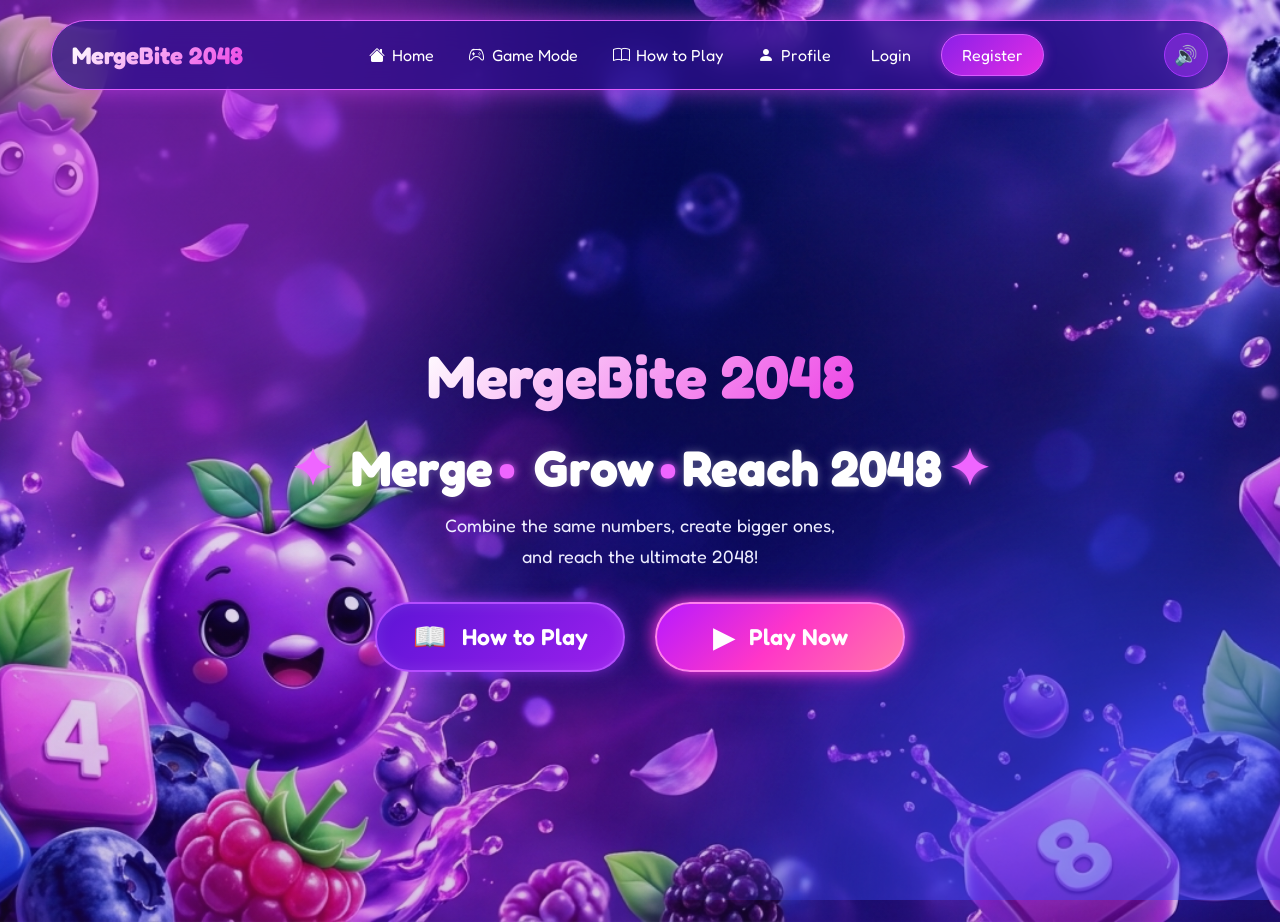
<file: index.html>
<!DOCTYPE html>
<html lang="en">
<head>
    <meta charset="UTF-8">
    <meta name="viewport" content="width=device-width, initial-scale=1.0">
    <link rel="preconnect" href="https://fonts.googleapis.com">
    <link rel="preconnect" href="https://fonts.gstatic.com" crossorigin>
    <link href="https://fonts.googleapis.com/css2?family=Fredoka:wght@400;500;600;700&display=swap" rel="stylesheet">
     <link rel="stylesheet" href="https://cdn.jsdelivr.net/npm/bootstrap-icons@1.13.1/font/bootstrap-icons.min.css">
    <link  rel="stylesheet" href="css/home.css" >
    <title>MergeBite 2048</title>
    <link rel="stylesheet" href="css/common.css">
</head>
<body>
    <header class="navbar">
       <div class="logo">
        <h2 class="title-logo"><span>MergeBite 2048</span> </h2>
    </div>

    <nav class="nav">

        <a href="index.html" class="nav-link ">
            
              <i class="bi bi-house-fill"></i>Home
        </a>

        <a href="mode.html" class="nav-link">
            
            <i class="bi bi-controller"></i> Game Mode
        </a>

        <a href="How_to_play.html" class="nav-link">
           
           <i class="bi bi-book"></i> How to Play
        </a>

        <a href="#" class="nav-link">
            <i class="bi bi-person-fill"></i> Profile
        </a>

        <a href="login_.html" class="nav-link login-link">
            Login
        </a>

        <a href="register.html" class="register-btn">
            Register
        </a>

    </nav>


   
    <div class="header-buttons">

        <button class="icon-btn" id="soundBtn">
            🔊
        </button>

    </div>
    </header>
    <main class="home">
        <section class="hero">
            <div class="hero-logo">
            <h2 class="logo-text"> <span>MergeBite 2048</span></h2>
            </div>
            <h2 class="hero-tittle"><span>✦</span> Merge<span>•</span> Grow<span>•</span>Reach 2048<span>✦</span></h2>
            <p class="description">
                Combine the same numbers, create bigger ones,
                <br>
                and reach the ultimate 2048!
            </p>
             <div class="hero-buttons">

                <a href="How_to_play.html" class="main-btn secondary-btn">
                    <span class="btn-icon">📖</span>
                    How to Play
                </a>

                <a href="mode.html" class="main-btn primary-btn">
                    <span class="btn-icon">▶</span>
                    Play Now
                </a>

            </div>

        </section>
    </main>
    
    <script src="js/common.js"></script>
</body>
</html>
</file>
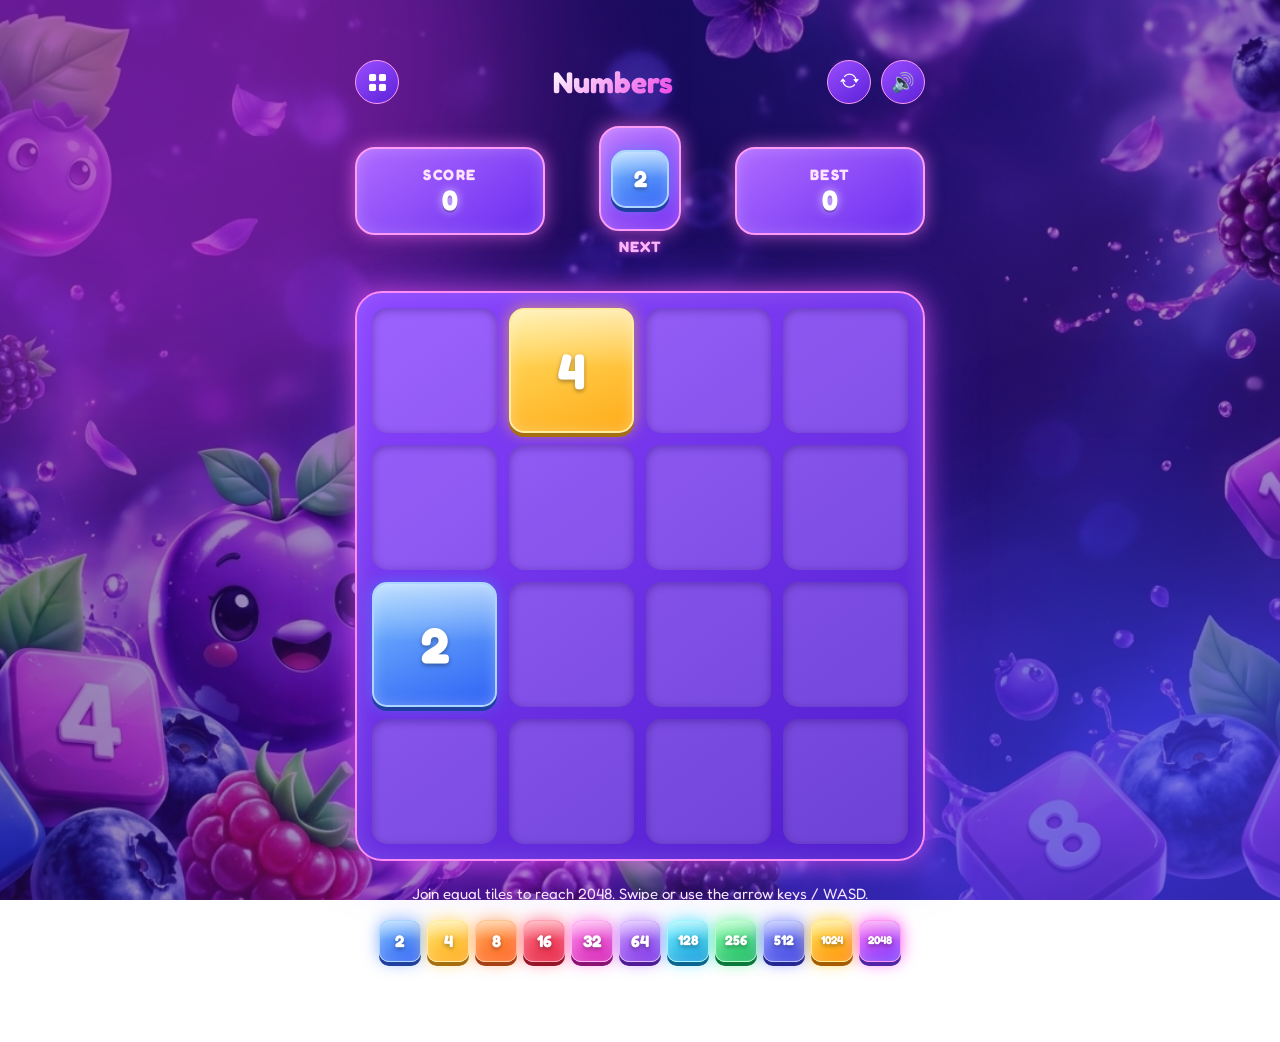
<file: game.html>
<!DOCTYPE html>
<html lang="en">

<head>
    <meta charset="UTF-8">
    <meta name="viewport" content="width=device-width, initial-scale=1.0">
    <title>MergeBite 2048 - Game</title>

    <link rel="preconnect" href="https://fonts.googleapis.com">
    <link rel="preconnect" href="https://fonts.gstatic.com" crossorigin>
    <link href="https://fonts.googleapis.com/css2?family=Fredoka:wght@400;500;600;700&display=swap" rel="stylesheet">
    <link rel="stylesheet" href="https://cdn.jsdelivr.net/npm/bootstrap-icons@1.13.1/font/bootstrap-icons.min.css">
    <link rel="stylesheet" href="css/game.css">
    <link rel="stylesheet" href="css/common.css">
</head>


<body>

    <main class="game-page">

        <div class="game-container">

            <nav class="game-topbar">
                <a href="mode.html" class="top-btn" title="Change mode" aria-label="Change mode">
                    <i class="bi bi-grid-fill"></i>
                </a>

                <h1 class="mode-title" id="modeTitle">Numbers</h1>

                <div class="top-actions">
                    <button type="button" class="top-btn" id="restartBtn" title="New game" aria-label="New game">
                        <i class="bi bi-arrow-repeat"></i>
                    </button>
                    <button type="button" class="top-btn" id="soundBtn">🔊</button>
                </div>
            </nav>

            <section class="game-header">

                <div class="score-card">
                    <span class="score-title">SCORE</span>
                    <span class="score-number" id="score">0</span>
                </div>

                <div class="next-wrapper">
                    <div class="next-card">
                        <div class="next-tile" id="nextTile"></div>
                    </div>
                    <span class="next-label">NEXT</span>
                </div>

                <div class="score-card">
                    <span class="score-title">BEST</span>
                    <span class="score-number" id="best">0</span>
                </div>

            </section>

            <!-- cells + tiles are generated by js/game.js -->
            <section class="game-board" id="board">
                <div class="tile-layer" id="tileLayer"></div>
            </section>

            <p class="game-goal" id="goal"></p>
            <div class="chain" id="chain" aria-label="Merge order"></div>

        </div>

    </main>

    <script src="js/common.js"></script>
    <script src="js/game.js"></script>
</body>

</html>
</file>
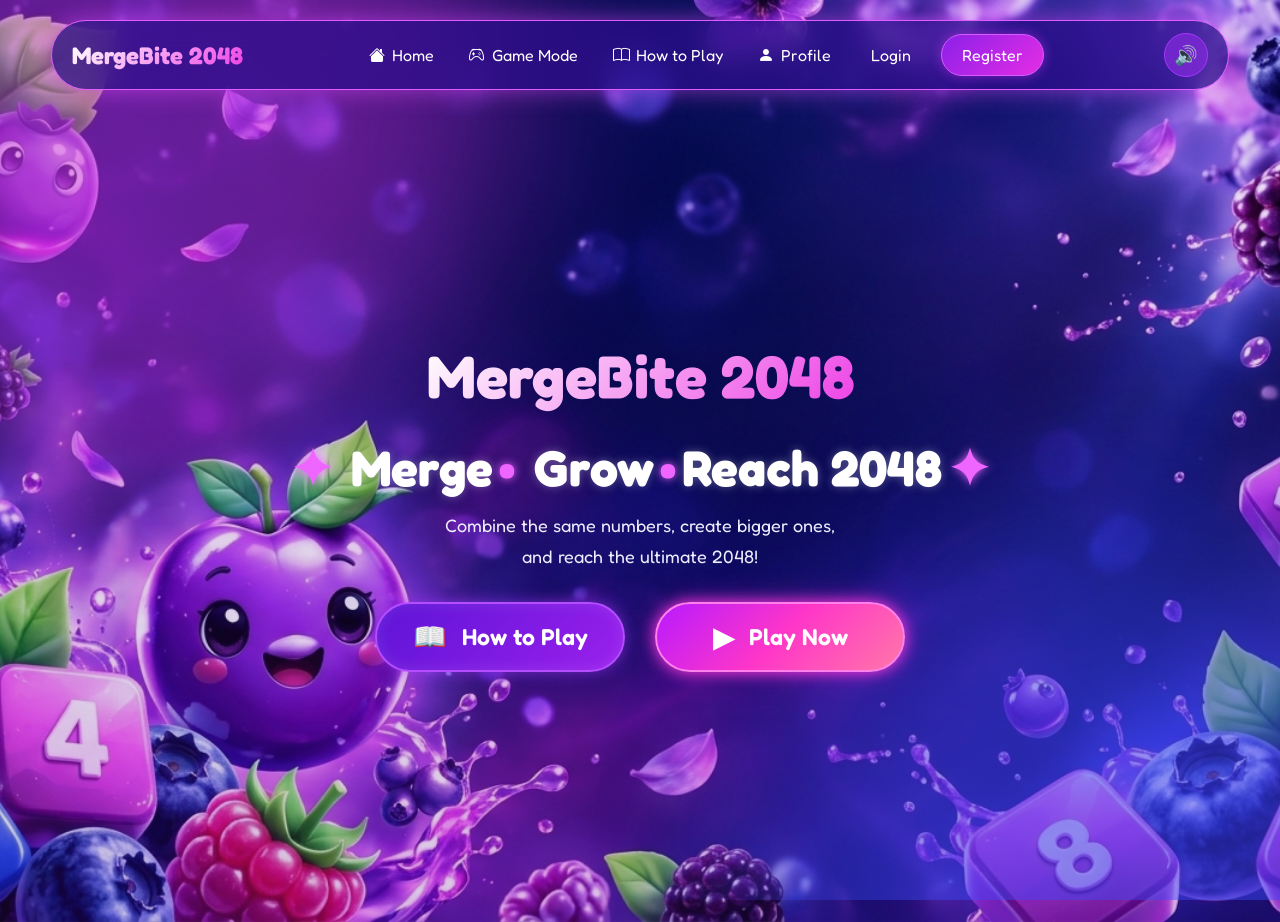
<file: Home.html>
<!DOCTYPE html>
<html lang="en">
<head>
    <meta charset="UTF-8">
    <meta name="viewport" content="width=device-width, initial-scale=1.0">
    <link rel="preconnect" href="https://fonts.googleapis.com">
    <link rel="preconnect" href="https://fonts.gstatic.com" crossorigin>
    <link href="https://fonts.googleapis.com/css2?family=Fredoka:wght@400;500;600;700&display=swap" rel="stylesheet">
     <link rel="stylesheet" href="https://cdn.jsdelivr.net/npm/bootstrap-icons@1.13.1/font/bootstrap-icons.min.css">
    <link  rel="stylesheet" href="css/home.css" >
    <title>MergeBite 2048</title>
    <link rel="stylesheet" href="css/common.css">
</head>
<body>
    <header class="navbar">
       <div class="logo">
        <h2 class="title-logo"><span>MergeBite 2048</span> </h2>
    </div>

    <nav class="nav">

        <a href="Home.html" class="nav-link ">
            
              <i class="bi bi-house-fill"></i>Home
        </a>

        <a href="mode.html" class="nav-link">
            
            <i class="bi bi-controller"></i> Game Mode
        </a>

        <a href="How_to_play.html" class="nav-link">
           
           <i class="bi bi-book"></i> How to Play
        </a>

        <a href="#" class="nav-link">
            <i class="bi bi-person-fill"></i> Profile
        </a>

        <a href="login_.html" class="nav-link login-link">
            Login
        </a>

        <a href="register.html" class="register-btn">
            Register
        </a>

    </nav>


   
    <div class="header-buttons">

        <button class="icon-btn" id="soundBtn">
            🔊
        </button>

    </div>
    </header>
    <main class="home">
        <section class="hero">
            <div class="hero-logo">
            <h2 class="logo-text"> <span>MergeBite 2048</span></h2>
            </div>
            <h2 class="hero-tittle"><span>✦</span> Merge<span>•</span> Grow<span>•</span>Reach 2048<span>✦</span></h2>
            <p class="description">
                Combine the same numbers, create bigger ones,
                <br>
                and reach the ultimate 2048!
            </p>
             <div class="hero-buttons">

                <a href="How_to_play.html" class="main-btn secondary-btn">
                    <span class="btn-icon">📖</span>
                    How to Play
                </a>

                <a href="mode.html" class="main-btn primary-btn">
                    <span class="btn-icon">▶</span>
                    Play Now
                </a>

            </div>

        </section>
    </main>
    
    <script src="js/common.js"></script>
</body>
</html>
</file>
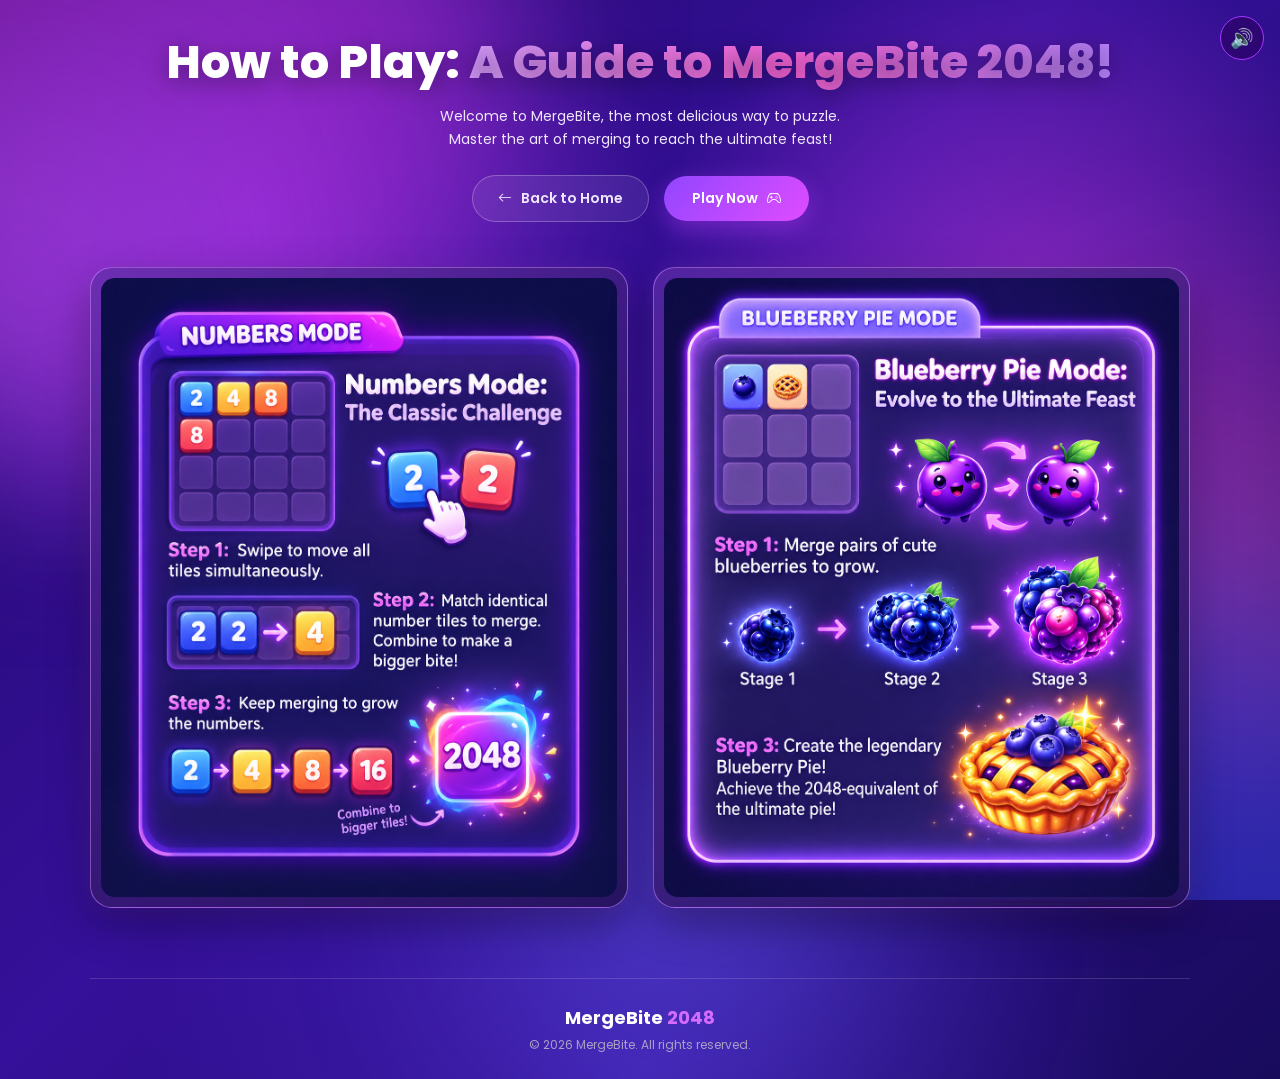
<file: How_to_play.html>
<!DOCTYPE html>
<html lang="en">
<head>
    <meta charset="UTF-8">
    <meta name="viewport" content="width=device-width, initial-scale=1.0">
    <title>How to Play - MergeBite 2048</title>
    <link rel="stylesheet"
        href="https://cdn.jsdelivr.net/npm/bootstrap-icons@1.11.3/font/bootstrap-icons.min.css">
    <link rel="preconnect" href="https://fonts.googleapis.com">
    <link rel="preconnect" href="https://fonts.gstatic.com" crossorigin>

    <link href="https://fonts.googleapis.com/css2?family=Poppins:wght@400;500;600;700;800&display=swap"
        rel="stylesheet">
        <link rel="stylesheet" href="css/How_to_play.css">
    <link rel="stylesheet" href="css/common.css">
</head>
<body>
    <div class="background-glow glow-1"></div>
    <div class="background-glow glow-2"></div>
    <div class="background-glow glow-3"></div>
    <main class="how-to-play-container">
        <section class="intro-section">

            <h1>
                How to Play:
                <span>A Guide to MergeBite 2048!</span>
            </h1>

            <p>
                Welcome to MergeBite, the most delicious way to puzzle.
            </p>

            <p>
                Master the art of merging to reach the ultimate feast!
            </p>

        </section>
         <div class="action-buttons">

           

            <a href="index.html" class="btn-game btn-back">

                <i class="bi bi-arrow-left"></i>

                <span>Back to Home</span>

            </a>


           

            <a href="mode.html" class="btn-game btn-play">

                <span>Play Now</span>

                <i class="bi bi-controller"></i>

            </a>

        </div>
         <section class="game-modes">


            <div class="mode-card">

                <div class="mode-image-wrapper">

                    <img
                        src="images/number_card.png"
                        alt="Numbers Mode"
                        class="mode-image">

                </div>

            </div>


           

            <div class="mode-card">

                <div class="mode-image-wrapper">

                    <img
                        src="images/pie_card.png"
                        alt="Blueberry Pie Mode"
                        class="mode-image">

                </div>

            </div>

        </section>



    </main>
     <footer>

        <div class="footer-logo">
            MergeBite <span>2048</span>
        </div>

        <p>
            © 2026 MergeBite. All rights reserved.
        </p>

    </footer>
    
    <script src="js/common.js"></script>
</body>
</html>
</file>
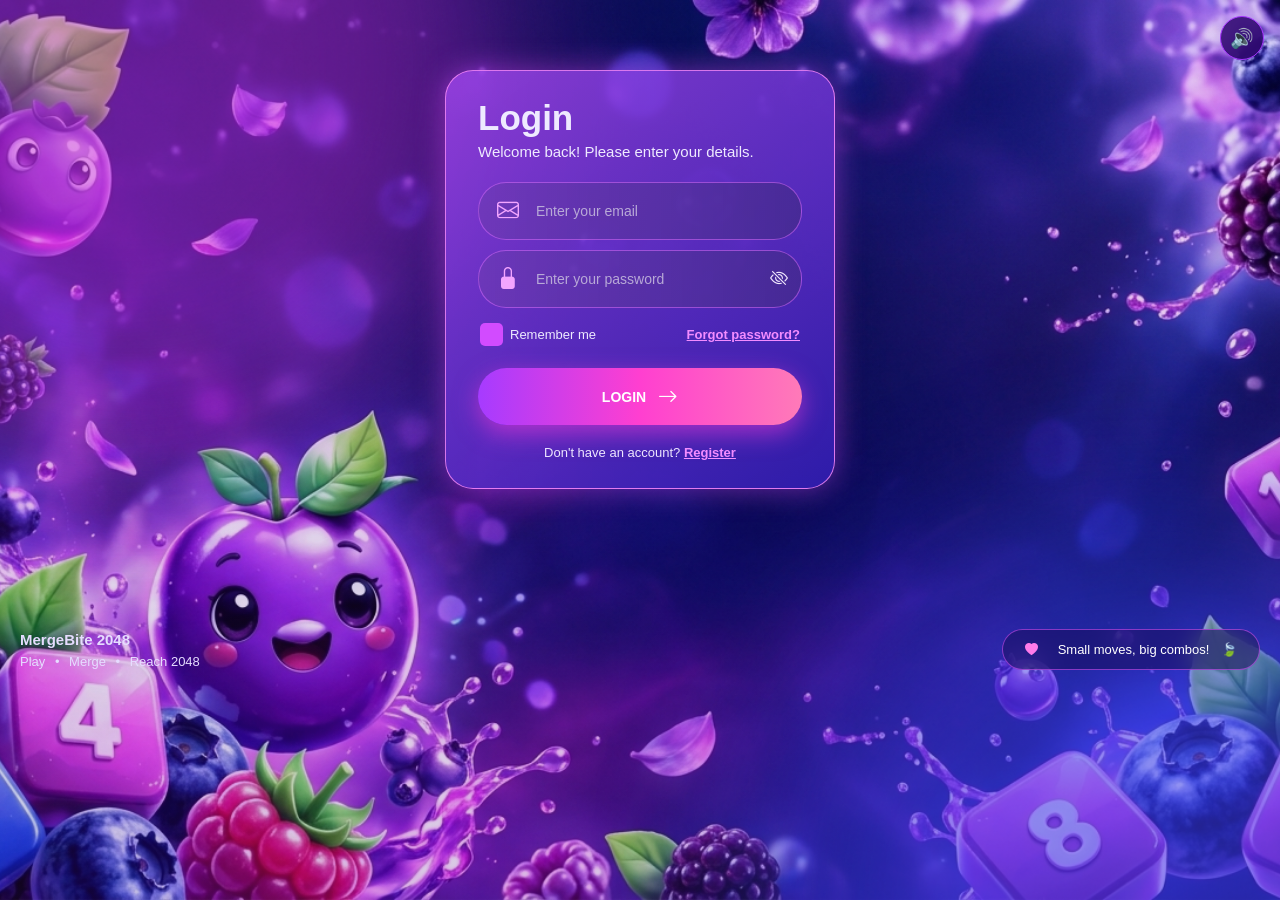
<file: login_.html>
<!DOCTYPE html>
<html lang="en">
<head>
    <meta charset="UTF-8">
    <meta name="viewport" content="width=device-width, initial-scale=1.0">
    <title>MergeBite 2048</title>
     <link rel="stylesheet"
          href="https://cdn.jsdelivr.net/npm/bootstrap-icons@1.11.3/font/bootstrap-icons.min.css">

    <link rel="stylesheet" href="css/style.css">
    <link rel="stylesheet" href="css/common.css">
</head>
<body>
    <div class="login-page">
        <div class="login-container">
            
        <div class="login-card">
            <div class="card-title">
                <h2>Login</h2>
                <p>Welcome back! Please enter your details.</p>
            </div>

             <form id="loginForm">
            <div class="input-group">
                <div class="input-icon">
                        <i class="bi bi-envelope"></i>
                    </div>
                    <div class="input-content">

                        <input type="email"id="loginEmail" placeholder="Enter your email"  required   >
                    </div>
                    </div>

                    <div class="input-group">

                    <div class="input-icon">
                        <i class="bi bi-lock-fill"></i>
                    </div>

                    <div class="input-content">
                    
                        <input type="password"  id="loginPassword" placeholder="Enter your password" required>
                    
                    </div>
                    <button type="button" class="password-toggle" >
                        <i class="bi bi-eye-slash"></i>
                    </button>
                    </div>

                    <div class="form-options">

                    <label class="remember-me">

                        <input type="checkbox">

                        <span class="custom-checkbox">
                            <i class="bi bi-check"></i>
                        </span>

                        <span>Remember me</span>

                    </label>

                    <a href="#" class="forgot-password">
                        Forgot password?
                    </a>

                </div>

                <button type="submit" class="main-btn">
                    LOGIN
                    <i class="bi bi-arrow-right"></i>
                </button>
            </form>

            <div class="bottom-text">
               <span> Don't have an account?</span>

                <a href="register.html">
                    Register
                </a>
            </div>

            </div>
            <div class="footer">

            <div>
                <strong>MergeBite 2048</strong>

                <p>
                    Play
                    <span>•</span>
                    Merge
                    <span>•</span>
                    Reach 2048
                </p>
            </div>

            <div class="footer-message">
                <i class="bi bi-heart-fill"></i>
               <span>Small moves, big combos!</span> 
                <span>🍃</span>
            </div>

        </div>

        
        </div>
        </div>  
     

    
    <script src="js/common.js"></script>
    <script src="js/auth.js"></script>
</body>
</html>
</file>
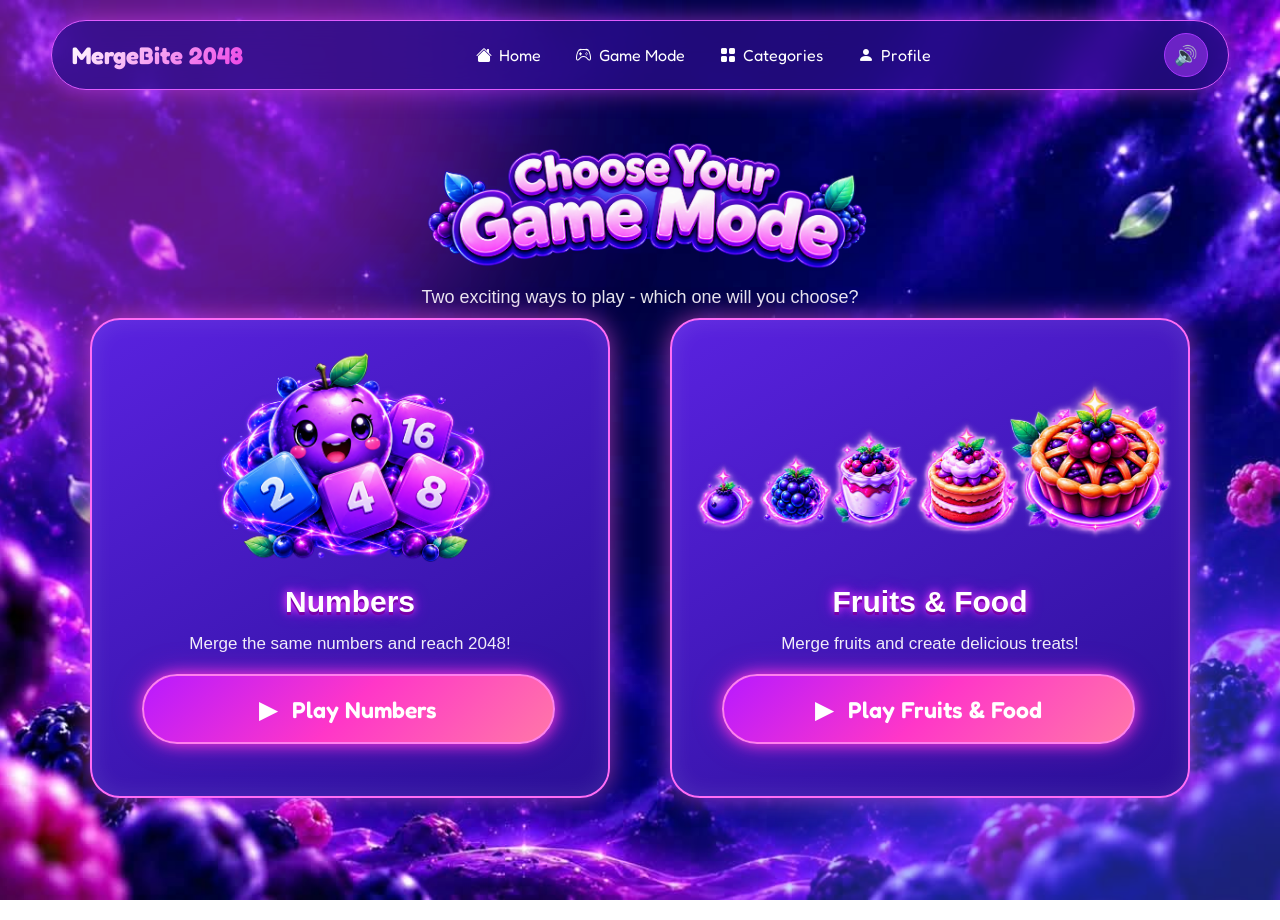
<file: mode.html>
<!DOCTYPE html>
<html lang="en">
<head>
    <meta charset="UTF-8">    
    <link rel="stylesheet" href="css/mode.css">

    <meta name="viewport" content="width=device-width, initial-scale=1.0">
    <link rel="preconnect" href="https://fonts.googleapis.com">
    <link rel="preconnect" href="https://fonts.gstatic.com" crossorigin>
    <link href="https://fonts.googleapis.com/css2?family=Fredoka:wght@400;500;600;700&display=swap" rel="stylesheet">
    <link rel="stylesheet" href="https://cdn.jsdelivr.net/npm/bootstrap-icons@1.13.1/font/bootstrap-icons.min.css">
    <title>Game Mode - MergeBite 2048</title>
    <link rel="stylesheet" href="css/common.css">
</head>
<body>
    <header class="navbar">
       <div class="logo">
            <h2 class="title-logo"><span>MergeBite 2048</span> </h2>
        </div>

    <nav class="nav">

        <a href="index.html" class="nav-link ">
            
              <i class="bi bi-house-fill"></i>Home
        </a>

        <a href="mode.html" class="nav-link">
            
            <i class="bi bi-controller"></i> Game Mode
        </a>

        <a href="#" class="nav-link">
           
           <i class="bi bi-grid-fill"></i> Categories
        </a>

        <a href="#" class="nav-link">
            <i class="bi bi-person-fill"></i> Profile
        </a>




    </nav>


   
    <div class="header-buttons">

        <button class="icon-btn" id="soundBtn">
            🔊
        </button>

    </div>
    </header>

    <div class="choose-game-mode ">
        <img src="images/name.png" alt="">
        <p>Two exciting ways to play - which one will you choose?</p>
    </div>
    <div class="cards">
        <div class="card1">
            <img src="images/png.png" alt="">       
            <h2>Numbers</h2>

            <p>Merge the same numbers and reach 2048!</p>

                <a href="game.html?mode=numbers" class="main-btn">
                    <span class="btn-icon">▶</span>
                    Play Numbers
                </a>        
        </div>
 
 
        <div class="card2">
            <img src="images/cake2.png" alt="">           
            <h2>Fruits & Food</h2>

            <p>Merge fruits and create delicious treats!</p>

                <a href="game.html?mode=fruits" class="main-btn">
                    <span class="btn-icon">▶</span>
                    Play Fruits & Food
                </a>

        </div>
    </div>
    <script src="js/common.js"></script>
</body>
</html>
</file>
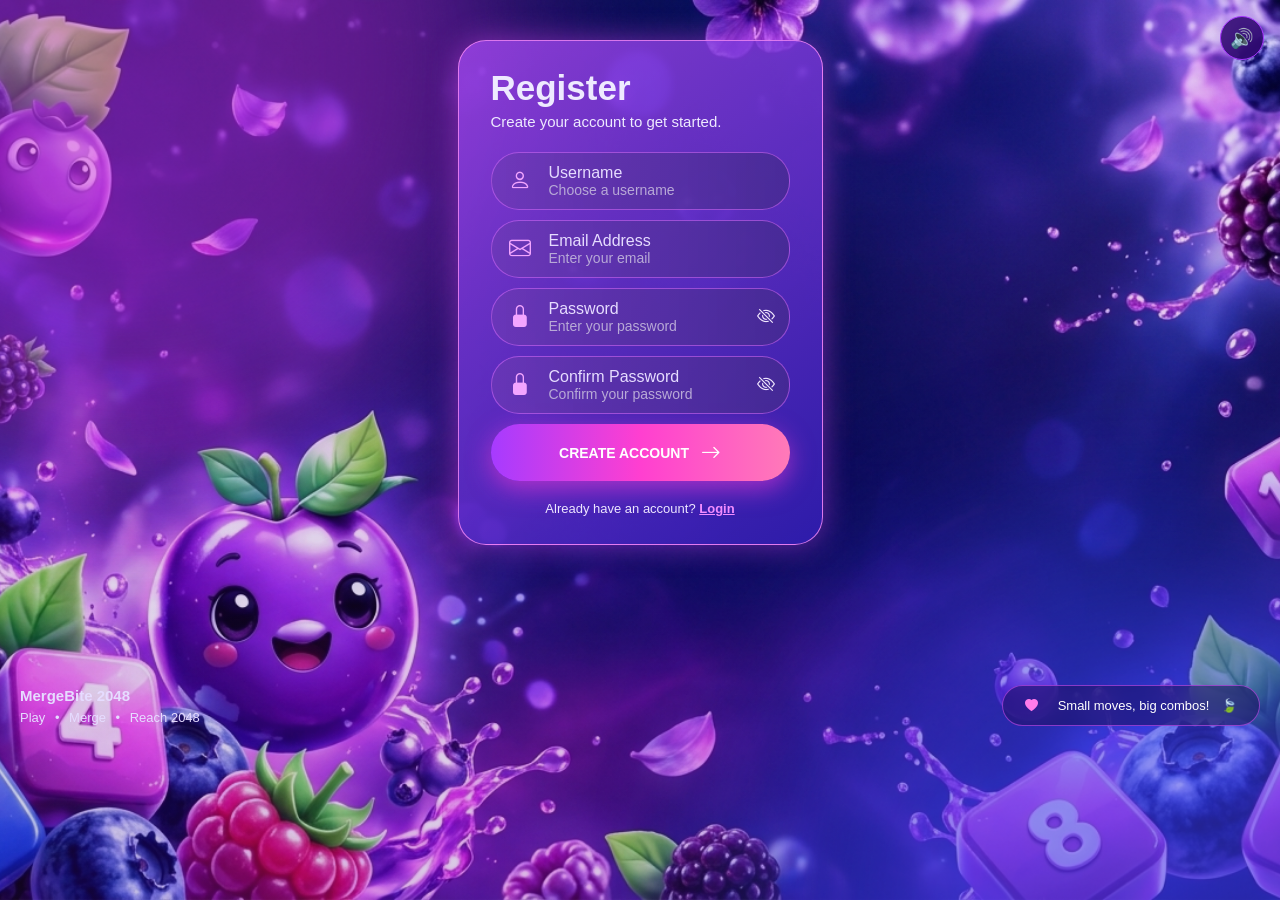
<file: register.html>
<!DOCTYPE html>
<html lang="en">
<head>
    <meta charset="UTF-8">
    <meta name="viewport" content="width=device-width, initial-scale=1.0">
    <title>MergeBite 2048</title>
     <link rel="stylesheet"
          href="https://cdn.jsdelivr.net/npm/bootstrap-icons@1.11.3/font/bootstrap-icons.min.css">

    <link rel="stylesheet" href="css/style.css">
    <link rel="stylesheet" href="css/common.css">
</head>
<body>
    <div class="login-page  register-page">
        <div class="login-container  register-container">
           
        <div class="login-card  register-card">
            <div class="card-title">
                <h2>Register</h2>
                <p>
                     Create your account to get started.
                </p>
            </div>

             <form id="registerForm">

                <div class="input-group">

                    <div class="input-icon">
                        <i class="bi bi-person"></i>
                    </div>

                    <div class="input-content">

                        <label>Username</label>

                        <input type="text"  id="username" placeholder="Choose a username" required>   

                    </div>

                </div>

            <div class="input-group">
                <div class="input-icon">
                        <i class="bi bi-envelope"></i>
                    </div>
                    <div class="input-content">
                        <label>Email Address</label>

                        <input type="email"id="regEmail" placeholder="Enter your email"  required   >
                    </div>
                    </div>

                    <div class="input-group">

                    <div class="input-icon">
                        <i class="bi bi-lock-fill"></i>
                    </div>

                    <div class="input-content">
                         <label>Password</label>
                    
                        <input type="password"  id="regPassword" placeholder="Enter your password" required>
                    
                    </div>
                    <button type="button" class="password-toggle" >
                        <i class="bi bi-eye-slash"></i>
                    </button>
                    </div>
                     <div class="input-group">

                    <div class="input-icon">
                        <i class="bi bi-lock-fill"></i>
                    </div>

                    <div class="input-content">

                        <label>Confirm Password</label>

                        <input  type="password" id="confirmPassword" placeholder="Confirm your password" required>
                     

                    </div>

                    <button  type="button" class="password-toggle">      
                        <i class="bi bi-eye-slash"></i>
                    </button>

                </div>
                <button type="submit" class="main-btn">

                    CREATE ACCOUNT

                    <i class="bi bi-arrow-right"></i>

                </button>

               
            </form>

           
             <div class="bottom-text">

               <span> Already have an account?</span> 

                <a href="login_.html">
                    Login
                </a>

            </div>

            </div>
            <div class="footer">

            <div>
                <strong>MergeBite 2048</strong>

                <p>
                    Play
                    <span>•</span>
                    Merge
                    <span>•</span>
                    Reach 2048
                </p>
            </div>

            <div class="footer-message">
                <i class="bi bi-heart-fill"></i>
               <span>Small moves, big combos!</span> 
                <span>🍃</span>
            </div>

        </div>

        
        </div>
        </div>  
     

    
    <script src="js/common.js"></script>
    <script src="js/auth.js"></script>
</body>
</html>
</file>
<file: css/home.css>
* {
    margin: 0;
    padding: 0;
    box-sizing: border-box;
}
:root {
    --dark-blue: #070b55;
    --deep-purple: #160b70;
    --purple: #4d1aa8;
    --violet: #9b32e8;
    --light-violet: #c64dff;
    --pink: #ed42e5;
    --white: #ffffff;
    --soft-white: #eeeaff;
    --muted: #c9bce8;
    --border: rgba(236, 104, 255, 0.55);
}
body{
    font-family: "Fredoka", sans-serif;
    min-height: 100vh;
    background:linear-gradient(rgba(30, 20, 140, 0.08), rgba(80, 15, 130, 0.22)),url(../images/background.jpg);
     background-size: cover;
    background-position: center;
    background-repeat: no-repeat;
    color: white;
    overflow-x: hidden;
}
.navbar{
     width: 92%;
    height: 70px;

    margin: 20px auto;

    padding: 0 20px;

    display: flex;
    align-items: center;
    justify-content: space-between;

    background: rgba(45, 14, 140, 0.72);

    border: 1px solid #e05cff;
    border-radius: 40px;

    box-shadow:
        0 0 24px rgba(230, 80, 255, 0.55);

    backdrop-filter: blur(15px);

    position: relative;
    z-index: 100;
}
.title-logo span{
     background: linear-gradient(135deg, var(--white), var(--pink));
     -webkit-background-clip: text;
     background-clip: text;
     color: transparent;

}
.nav {
    display: flex;

    align-items: center;

    gap: 25px;

    height: 100%;
}
.nav-link {
    height: 100%;

    display: flex;
    align-items: center;

    gap: 7px;

    padding: 0 5px;

    color: white;

    text-decoration: none;

    font-size: 16px;

    position: relative;

    transition: 0.3s;
}

.nav-link span {
    font-size: 19px;
}

.nav-link:hover {
    color: #ff62ef;

    transform: translateY(-2px);
}


.login-link {
    margin-left: 5px;
}

.register-btn {

 padding: 10px 20px;

 border-radius: 25px;

 color: white;

    text-decoration: none;

    background: linear-gradient(
        135deg,
        #8b20e8,
        #e52de5
    );

    border: 1px solid #d85cff;

    box-shadow:
        0 0 12px rgba(218, 50, 255, 0.5);

    transition: 0.3s;
}

.register-btn:hover {

    transform: translateY(-2px);

    box-shadow:
        0 0 20px #dc3cff;
}

.header-buttons {

    display: flex;

    align-items: center;

    gap: 10px;
}

.icon-btn {

    width: 44px;
    height: 44px;

    border-radius: 50%;

    border: 1px solid #a735ff;

    background: rgba(120, 40, 210, 0.85);

    color: white;

    font-size: 19px;

    cursor: pointer;

    transition: 0.3s;
}


.icon-btn:hover {

    transform: scale(1.08);

    background: #6817b5;

    box-shadow:
        0 0 15px #d137ff;
}


.nav-link.active { 
    color: #ff70ff;
 }
 
      
.home { 
 min-height: calc(100vh - 88px);
 display: flex; 
 align-items: center;
  justify-content: center; 
  text-align: center; 
  padding: 30px 20px 50px;
 }                   
                  
                 
 .hero { 
     width: 100%;
     max-width: 900px;
     display: flex; 
    flex-direction: column; 
    align-items: center; 
    justify-content: center; 
}
                         
 .hero-logo { 
         width:900px; 
        max-width: 90vw; 
             
         margin-bottom: 20px;
                                
         animation: floating 3s ease-in-out infinite;
 }  

 .logo-text span{
         font-size: 60px;
         background: linear-gradient(135deg, var(--white), var(--pink));
         -webkit-background-clip: text;
          background-clip: text;
         color: transparent;
 }
                                   
 @keyframes floating { 
      0% { transform: translateY(0); } 
     50% { transform: translateY(-8px); } 
      100% { transform: translateY(0); } } 
                                    
 .hero .hero-tittle { 
     margin-top: 5px;
     font-size: 50px; 
     font-weight: 700; 
    color: white; 
     text-shadow: 0 0 10px rgba(255, 255, 255, 0.3);
     }
 .hero .hero-tittle span { 
         color: #ef65ff;
         margin: 0 6px;
         text-shadow: 0 0 10px #ef65ff; } 
 .description {
    margin-top: 12px;
     font-size: 18px; 
     line-height: 1.7; 
     color: #eeeeff; 
      font-weight: 400; } 
.hero-buttons { 
     display: flex;
     justify-content: center; 
      gap: 30px; 
      margin-top: 30px;
}
 .main-btn { 
    min-width: 250px; 
     height: 70px; 
    padding: 0 30px; 
    display: flex;
     align-items: center; 
     justify-content: center; 
     gap: 15px; border-radius: 40px;
     text-decoration: none; 
     color: white; 
    font-size: 23px;
    font-weight: 600; 
     transition: 0.3s; 
     position: relative; 
     overflow: hidden; } 
                                                          
  .btn-icon { 
    font-size: 27px; 
} 
                                                            
 .secondary-btn { 
    background: linear-gradient( 135deg, #5d14d6, #9b20ed ); 
    border: 2px solid #b44cff; 
    box-shadow: 0 0 15px rgba(168, 53, 255, 0.6), inset 0 0 15px rgba(255, 255, 255, 0.1);
    } 
 .secondary-btn:hover { 
      transform: translateY(-5px); 
     box-shadow: 0 0 25px #b43aff, 0 8px 20px rgba(0, 0, 0, 0.3);
     } 
                                                             
.primary-btn { 
    background: linear-gradient( 135deg, #b81aff, #ff36c8, #ff77a8 );
     border: 2px solid #ff80ed; 
    box-shadow: 0 0 15px #ff38df, 0 0 30px rgba(255, 35, 211, 0.35);
} 
.primary-btn:hover {
  transform: translateY(-5px) scale(1.02);
 box-shadow: 0 0 25px #ff38df, 0 0 45px rgba(255, 35, 211, 0.5);
 } 
                                                             
 .main-btn::before { 
   content: ""; 
     position: absolute; 
     top: 0; 
     left: -100%;
     width: 50%; 
    height: 100%; 
    background: linear-gradient( 90deg, transparent, rgba(255,255,255,0.25), transparent );
     transform: skewX(-20deg); transition: 0.5s; 
    }
 .main-btn:hover::before {
     left: 130%;
     }
</file>
<file: css/common.css>
.mb-toast-wrap {
    position: fixed;
    top: 18px;
    left: 50%;
    transform: translateX(-50%);
    z-index: 10000;
    width: min(92vw, 460px);
    display: flex;
    flex-direction: column;
    align-items: center;
    gap: 10px;
    pointer-events: none;
}

.mb-toast {
    display: flex;
    align-items: center;
    gap: 11px;
    padding: 13px 22px;
    border-radius: 30px;
    color: #fff;
    font: 600 15px/1.35 "Fredoka", Arial, sans-serif;
    background: linear-gradient(135deg, rgba(58, 20, 150, .97), rgba(115, 30, 175, .97));
    border: 1px solid rgba(236, 104, 255, .75);
    box-shadow: 0 8px 28px rgba(0, 0, 0, .35), 0 0 18px rgba(200, 70, 255, .45);
    opacity: 0;
    transform: translateY(-14px) scale(.96);
    transition: opacity .28s ease, transform .3s cubic-bezier(.2, .9, .3, 1.25);
}

.mb-toast.show { opacity: 1; transform: none; }
.mb-toast i { font-size: 20px; flex-shrink: 0; }
.mb-toast.success i { color: #7dffb0; }
.mb-toast.error { border-color: #ff6b9a; }
.mb-toast.error i { color: #ff8fb3; }
.mb-toast.info i { color: #a9c4ff; }

.mb-modal-overlay {
    position: fixed;
    inset: 0;
    z-index: 9500;
    display: flex;
    align-items: center;
    justify-content: center;
    padding: 20px;
    background: rgba(8, 3, 40, .72);
    backdrop-filter: blur(6px);
    opacity: 0;
    transition: opacity .25s ease;
}

.mb-modal-overlay.show { opacity: 1; }

.mb-modal {
    width: min(100%, 400px);
    padding: 28px 28px 26px;
    text-align: center;
    color: #fff;
    font-family: "Fredoka", Arial, sans-serif;
    border-radius: 28px;
    background: linear-gradient(145deg, rgba(165, 75, 240, .96), rgba(55, 32, 185, .97));
    border: 1px solid rgba(255, 140, 250, .85);
    box-shadow: 0 0 44px rgba(240, 80, 255, .6), 0 20px 50px rgba(0, 0, 0, .5);
    transform: translateY(18px) scale(.94);
    transition: transform .35s cubic-bezier(.2, .9, .3, 1.25);
}

.mb-modal-overlay.show .mb-modal { transform: none; }

.mb-modal-img {
    display: block;
    width: 150px;
    max-width: 60%;
    margin: -6px auto 8px;
    animation: mbBob 2.6s ease-in-out infinite;
}

.mb-modal-icon { font-size: 54px; line-height: 1.1; margin-bottom: 6px; }

.mb-modal h2 {
    font-size: 27px;
    line-height: 1.2;
    margin-bottom: 8px;
    background: linear-gradient(135deg, #fff, #ff8cf2);
    -webkit-background-clip: text;
    background-clip: text;
    color: transparent;
}

.mb-modal p {
    font-size: 16px;
    line-height: 1.55;
    color: #eeeaff;
    white-space: pre-line;
}

.mb-modal-actions {
    display: flex;
    flex-wrap: wrap;
    justify-content: center;
    gap: 10px;
    margin-top: 22px;
}

.mb-btn {
    min-width: 130px;
    padding: 12px 22px;
    border-radius: 30px;
    font: 600 15px "Fredoka", Arial, sans-serif;
    color: #fff;
    cursor: pointer;
    text-decoration: none;
    transition: transform .25s, box-shadow .25s;
    border: 1px solid rgba(255, 255, 255, .3);
    background: rgba(255, 255, 255, .1);
}

.mb-btn.primary {
    border-color: #ff80ed;
    background: linear-gradient(135deg, #b81aff, #ff36c8);
    box-shadow: 0 0 16px rgba(255, 56, 223, .55);
}

.mb-btn:hover { transform: translateY(-3px); }
.mb-btn:focus-visible { outline: 3px solid #ffd0f8; outline-offset: 2px; }

@keyframes mbBob {
    0%, 100% { transform: translateY(0); }
    50% { transform: translateY(-8px); }
}

.sound-floating {
    position: fixed;
    top: 16px;
    right: 16px;
    z-index: 9000;
    width: 44px;
    height: 44px;
    border-radius: 50%;
    border: 1px solid #a735ff;
    background: rgba(45, 5, 110, .85);
    color: #fff;
    font-size: 19px;
    cursor: pointer;
    backdrop-filter: blur(8px);
    transition: .3s;
}

.sound-floating:hover {
    transform: scale(1.08);
    background: #6817b5;
    box-shadow: 0 0 15px #d137ff;
}

#soundBtn.muted { opacity: .65; }

.bg-anim {
    position: fixed;
    inset: 0;
    z-index: -1;
    overflow: hidden;
    pointer-events: none;
}

.bg-aurora {
    position: absolute;
    width: 60vmax;
    height: 60vmax;
    border-radius: 50%;
    filter: blur(90px);
    opacity: .45;
    animation: bgAurora 28s ease-in-out infinite alternate;
}

.bg-aurora.a1 { top: -25vmax; left: -20vmax; background: #d331e0; }
.bg-aurora.a2 { bottom: -30vmax; right: -20vmax; background: #3a4bff; animation-delay: -12s; }

.bg-item {
    position: absolute;
    width: var(--s);
    height: var(--s);
    animation-duration: var(--dur);
    animation-delay: var(--delay);
    animation-iteration-count: infinite;
    animation-timing-function: linear;
    will-change: transform, opacity;
}

.bg-item.rise { bottom: calc(var(--s) * -1.4); animation-name: bgRise; }
.bg-item.fall { top: calc(var(--s) * -1.4); animation-name: bgFall; }

.bg-inner {
    display: block;
    width: 100%;
    height: 100%;
    animation: bgSway var(--sway, 5s) ease-in-out infinite alternate;
}

.bg-fruit .bg-inner {
    background: center / contain no-repeat;
    filter: drop-shadow(0 0 10px rgba(214, 90, 255, .65));
}

.bg-cube .bg-inner {
    display: grid;
    place-items: center;
    border-radius: 24%;
    background: var(--g);
    color: #fff;
    font: 800 calc(var(--s) * .46) "Fredoka", Arial, sans-serif;
    text-shadow: 0 2px 4px rgba(0, 0, 0, .3);
    border: 2px solid rgba(255, 255, 255, .35);
    box-shadow: inset 0 0 12px rgba(255, 255, 255, .3), 0 0 16px var(--glow);
}

.bg-bubble .bg-inner {
    border-radius: 50%;
    background: radial-gradient(circle at 30% 28%, rgba(255, 255, 255, .75), rgba(220, 130, 255, .18) 45%, rgba(120, 90, 255, .1) 70%);
    border: 1px solid rgba(235, 170, 255, .45);
}

.bg-spark {
    position: absolute;
    width: var(--s);
    height: var(--s);
    background: #fff;
    clip-path: polygon(50% 0, 60% 40%, 100% 50%, 60% 60%, 50% 100%, 40% 60%, 0 50%, 40% 40%);
    filter: drop-shadow(0 0 5px #ff7bf0);
    opacity: 0;
    animation: bgTwinkle var(--dur) ease-in-out var(--delay) infinite;
}

@keyframes bgRise {
    0% { transform: translate3d(0, 0, 0); opacity: 0; }
    8% { opacity: var(--op); }
    88% { opacity: var(--op); }
    100% { transform: translate3d(var(--drift), -118vh, 0); opacity: 0; }
}

@keyframes bgFall {
    0% { transform: translate3d(0, 0, 0); opacity: 0; }
    8% { opacity: var(--op); }
    88% { opacity: var(--op); }
    100% { transform: translate3d(var(--drift), 118vh, 0); opacity: 0; }
}

@keyframes bgSway {
    from { transform: translateX(-16px) rotate(calc(var(--rot) * -1)); }
    to { transform: translateX(16px) rotate(var(--rot)); }
}

@keyframes bgTwinkle {
    0%, 100% { opacity: 0; transform: scale(.3) rotate(0deg); }
    50% { opacity: .95; transform: scale(1) rotate(45deg); }
}

@keyframes bgAurora {
    from { transform: translate(0, 0) scale(1); }
    to { transform: translate(8vmax, 6vmax) scale(1.18); }
}

@media (prefers-reduced-motion: reduce) {
    .bg-anim { display: none; }
    .mb-modal-img { animation: none; }
}
</file>
<file: css/game.css>
* {
    margin: 0;
    padding: 0;
    box-sizing: border-box;
}


body {

   font-family: "Fredoka", Arial, sans-serif;

    min-height: 100vh;

    overflow-x: hidden;

        background:
        linear-gradient(
            135deg,
            rgba(28, 8, 95, 0.5),
            rgba(80, 14, 130, 0.45)
        ),
        url("../images/background.jpg");

    background-size: cover;
    background-position: center;
    background-attachment: fixed;

    color: white;
}

.game-page {

    min-height: 100vh;

    padding: 60px 20px 80px;

    position: relative;

    display: flex;

    justify-content: center;

    align-items: flex-start;
}


.game-container {

    width: 100%;

    max-width: 600px;

    position: relative;
}


.game-header {

    width: 100%;

    display: flex;

    justify-content: space-between;

    align-items: center;

    gap: 18px;

    margin-bottom: 35px;
}


.score-card {

    width: 190px;

    min-height: 88px;

    padding: 12px 18px;

    border-radius: 20px;

    display: flex;

    flex-direction: column;

    justify-content: center;

    align-items: center;

    background:

        linear-gradient(
            145deg,
            rgba(140, 70, 255, 0.8),
            rgba(63, 17, 160, 0.7)
        );

    border: 1px solid rgba(224, 135, 255, 0.8);

    box-shadow:

        0 0 12px rgba(193, 76, 255, 0.5),

        inset 0 0 15px rgba(255, 255, 255, 0.08);

    backdrop-filter: blur(12px);
}

.score-title {

    font-size: 15px;

    font-weight: 800;

    letter-spacing: 1.5px;

    color: #f1cfff;
}


.score-number {

    font-size: 28px;

    font-weight: 900;

    line-height: 1.2;

    color: white;

    text-shadow:

        0 0 8px rgba(255, 255, 255, 0.5);
}


.next-wrapper {

    display: flex;

    flex-direction: column;

    align-items: center;
}


.next-card {

    width: 82px;

    height: 105px;

    border-radius: 20px;

    display: flex;

    justify-content: center;

    align-items: center;

    background:

        linear-gradient(
            145deg,
            #7e42db,
            #4c16a6
        );

    border: 1px solid #c96dff;

    box-shadow:

        0 0 15px rgba(207, 85, 255, 0.7),

        inset 0 0 15px rgba(255, 255, 255, 0.12);
}



.next-label {

    margin-top: 6px;

    font-size: 15px;

    font-weight: 800;

    letter-spacing: 1px;

    color: #d69aff;

    text-shadow:

        0 0 7px rgba(219, 103, 255, 0.5);
}



.game-board {

    width: 100%;

    aspect-ratio: 1 / 1;

    padding: 15px;

    display: grid;

    grid-template-columns:
        repeat(4, 1fr);

    grid-template-rows:
        repeat(4, 1fr);

    gap: 12px;

    border-radius: 27px;

    background:

        linear-gradient(
            145deg,
            rgba(100, 36, 190, 0.95),
            rgba(48, 11, 105, 0.95)
        );

    border: 2px solid rgba(207, 116, 255, 0.8);

    box-shadow:

        0 0 20px rgba(191, 66, 255, 0.55),

        0 0 50px rgba(108, 25, 200, 0.3),

        inset 0 0 25px rgba(255,255,255,0.08);
}


.game-tile {

    position: relative;

    width: 100%;

    height: 100%;

    border-radius: 15px;

    display: flex;

    justify-content: center;

    align-items: center;

    overflow: hidden;

    border: 2px solid rgba(255,255,255,0.18);

    box-shadow:

        0 5px 10px rgba(0,0,0,0.25),

        inset 0 0 12px rgba(255,255,255,0.2);

    transition:

        transform 0.2s ease,

        box-shadow 0.2s ease;
}



/* ---------- Tile palette: glossy candy colours (same family as the Numbers card art) ---------- */
.game-tile[class*="pie-"] {
    background: linear-gradient(160deg, var(--c1), var(--c2));
    border-color: color-mix(in srgb, var(--c1) 65%, #fff);
    box-shadow:
        0 4px 0 color-mix(in srgb, var(--c2) 65%, #000),
        0 0 16px var(--glow),
        inset 0 0 14px rgba(255, 255, 255, 0.28);
}

/* glossy sheen on the top half of every tile */
.game-tile[class*="pie-"]::before {
    content: "";
    position: absolute;
    inset: 0 0 52% 0;
    background: linear-gradient(rgba(255, 255, 255, 0.5), rgba(255, 255, 255, 0));
    pointer-events: none;
}

.game-tile > .tile-num,
.game-tile > img,
.game-tile > .tile-emoji { position: relative; z-index: 1; }

.pie-2    { --c1: #7cc0ff; --c2: #2f62f5; --glow: rgba(70, 130, 255, 0.65); }
.pie-4    { --c1: #ffe36b; --c2: #ffab18; --glow: rgba(255, 190, 40, 0.65); }
.pie-8    { --c1: #ffa552; --c2: #ff6420; --glow: rgba(255, 120, 40, 0.65); }
.pie-16   { --c1: #ff6f84; --c2: #e5203f; --glow: rgba(255, 50, 90, 0.65); }
.pie-32   { --c1: #ff86ec; --c2: #d51db3; --glow: rgba(255, 70, 220, 0.7); }
.pie-64   { --c1: #c894ff; --c2: #7a2ce6; --glow: rgba(160, 80, 255, 0.7); }
.pie-128  { --c1: #6af2ff; --c2: #139bdc; --glow: rgba(40, 210, 255, 0.7); }
.pie-256  { --c1: #86ffa8; --c2: #12b85d; --glow: rgba(40, 230, 120, 0.7); }
.pie-512  { --c1: #8f9cff; --c2: #3a3ee0; --glow: rgba(90, 100, 255, 0.75); }
.pie-1024 { --c1: #ffe14d; --c2: #ff8f00; --glow: rgba(255, 190, 0, 0.85); }
.pie-2048 {
    --c1: #ff5ff0; --c2: #7a3cff; --glow: rgba(255, 80, 240, 0.95);
    border-color: #fff;
    box-shadow:
        0 4px 0 #4a1fb0,
        0 0 26px rgba(255, 80, 240, 0.95),
        0 0 48px rgba(90, 200, 255, 0.55),
        inset 0 0 18px rgba(255, 255, 255, 0.4);
}

/* Fruits mode: softer tile colour so the fruit art stands out */
.mode-fruits .game-tile[class*="pie-"] {
    background: linear-gradient(160deg,
        color-mix(in srgb, var(--c1) 35%, #fff),
        color-mix(in srgb, var(--c2) 45%, #fff));
}

@media (max-width: 700px) {

    .game-page {

        padding: 30px 15px 50px;
    }


    .game-header {

        gap: 8px;
    }


    .score-card {

        width: 125px;

        min-height: 70px;

        border-radius: 15px;
    }


    .score-title {

        font-size: 11px;
    }


    .score-number {

        font-size: 20px;
    }


    .next-card {

        width: 62px;

        height: 80px;
    }


    .next-image {

        width: 55px;

        height: 55px;
    }


    .next-label {

        font-size: 11px;
    }


    .game-board {

        padding: 9px;

        gap: 7px;

        border-radius: 20px;
    }


    .game-tile {

        border-radius: 11px;
    }


    

}

/* =========================================================
   Added for the playable game (js/game.js)
   ========================================================= */

/* ---------- Top bar ---------- */
.game-topbar {
    display: flex;
    align-items: center;
    justify-content: space-between;
    gap: 12px;
    margin-bottom: 22px;
}

.mode-title {
    font-size: 30px;
    font-weight: 700;
    text-align: center;
    background: linear-gradient(135deg, #ffffff, #ed42e5);
    -webkit-background-clip: text;
    background-clip: text;
    color: transparent;
}

.top-actions {
    display: flex;
    gap: 10px;
}

.top-btn {
    width: 44px;
    height: 44px;
    border-radius: 50%;
    display: inline-flex;
    align-items: center;
    justify-content: center;
    border: 1px solid #a735ff;
    background: rgba(45, 5, 110, 0.8);
    color: #fff;
    font-size: 19px;
    text-decoration: none;
    cursor: pointer;
    transition: 0.3s;
}

.top-btn:hover {
    transform: scale(1.08);
    background: #6817b5;
    box-shadow: 0 0 15px #d137ff;
}

.top-btn:focus-visible { outline: 3px solid #ffd0f8; outline-offset: 2px; }

/* ---------- Board with sliding tiles ---------- */
.game-board {
    --gap: 12px;
    --pad: 15px;
    position: relative;
    gap: var(--gap);
    padding: var(--pad);
    touch-action: none;
    user-select: none;
    -webkit-user-select: none;
}

.board-cell {
    border-radius: 15px;
    background: rgba(255, 255, 255, 0.08);
    box-shadow: inset 0 0 14px rgba(0, 0, 0, 0.28);
}

.tile-layer {
    position: absolute;
    inset: var(--pad);
    pointer-events: none;
}

.tile-layer .tile {
    position: absolute;
    left: 0;
    top: 0;
    width: calc((100% - 3 * var(--gap)) / 4);
    height: calc((100% - 3 * var(--gap)) / 4);
    container-type: size;
    transform: translate(calc(var(--x) * (100% + var(--gap))), calc(var(--y) * (100% + var(--gap))));
    transition: transform 0.115s ease-in-out;
}

.tile-layer .game-tile,
.next-tile .game-tile,
.chip .game-tile {
    width: 100%;
    height: 100%;
    font-weight: 800;
    color: #fff;
    text-shadow: 0 2px 4px rgba(0, 0, 0, 0.35);
}

/* number sizes are relative to the tile size (container units) */
.tile-num { line-height: 1; }
.tile-num.d1, .tile-num.d2 { font-size: 40cqw; }
.tile-num.d3 { font-size: 33cqw; }
.tile-num.d4 { font-size: 27cqw; }
.tile-num.d5 { font-size: 22cqw; }

.game-tile img {
    width: 88%;
    height: 88%;
    object-fit: contain;
    pointer-events: none;
}

.tile-emoji { font-size: 56cqw; line-height: 1; }

.tile-badge {
    position: absolute;
    right: 8%;
    bottom: 4%;
    font-size: 17cqw;
    line-height: 1;
    font-weight: 700;
    opacity: 0.85;
    color: #fff;
    text-shadow: 0 1px 3px rgba(0, 0, 0, 0.6);
}

.game-tile.spawn { animation: tileSpawn 0.2s ease-out 0.1s backwards; }
.game-tile.merged { animation: tileMerge 0.22s ease-out; }

@keyframes tileSpawn {
    from { transform: scale(0.2); opacity: 0; }
    to { transform: scale(1); opacity: 1; }
}

@keyframes tileMerge {
    0% { transform: scale(1); }
    50% { transform: scale(1.22); filter: brightness(1.25); }
    100% { transform: scale(1); }
}

/* ---------- NEXT card / score pop ---------- */
.next-tile {
    width: 58px;
    height: 58px;
    container-type: size;
}

.score-card { position: relative; }

.score-add {
    position: absolute;
    top: 6px;
    right: 14px;
    font-weight: 800;
    font-size: 16px;
    color: #ffd8fb;
    text-shadow: 0 0 8px #ff54ea;
    pointer-events: none;
    animation: scoreUp 0.7s ease-out forwards;
}

@keyframes scoreUp {
    from { transform: translateY(0); opacity: 1; }
    to { transform: translateY(-26px); opacity: 0; }
}

/* ---------- Goal text + merge chain ---------- */
.game-goal {
    margin-top: 22px;
    text-align: center;
    font-size: 15px;
    line-height: 1.5;
    color: #eadcff;
}

.chain {
    display: flex;
    flex-wrap: wrap;
    justify-content: center;
    gap: 6px;
    margin-top: 14px;
}

.chip {
    width: clamp(30px, 8.4vw, 42px);
    height: clamp(30px, 8.4vw, 42px);
    container-type: size;
}

.chip .game-tile { border-radius: 10px; border-width: 1px; }
.chip .tile-badge { display: none; }

@media (max-width: 700px) {
    .game-board { --gap: 7px; --pad: 9px; }
    .board-cell { border-radius: 11px; }
    .mode-title { font-size: 24px; }
    .top-btn { width: 40px; height: 40px; font-size: 17px; }
    .next-tile { width: 46px; height: 46px; }
}

/* ---------- Fit the board inside short screens ---------- */
.game-container { max-width: min(600px, max(320px, calc(100vh - 330px))); }
.game-header .score-card { flex: 1; width: auto; max-width: 190px; }
.game-header { gap: 12px; }


/* =========================================================
   Vibrant palette for board / cards (brighter, like the art)
   ========================================================= */
.score-card {
    background: linear-gradient(145deg, #b06bff, #6a2df0);
    border: 2px solid #ff9cf6;
    box-shadow: 0 0 18px rgba(255, 110, 245, 0.65), inset 0 0 16px rgba(255, 255, 255, 0.2);
}
.score-title { color: #ffe3ff; }
.score-number { text-shadow: 0 0 10px rgba(255, 255, 255, 0.7), 0 2px 0 rgba(60, 10, 140, 0.6); }

.next-card {
    background: linear-gradient(145deg, #c07bff, #7a30f2);
    border: 2px solid #ff9cf6;
    box-shadow: 0 0 20px rgba(255, 110, 245, 0.75), inset 0 0 16px rgba(255, 255, 255, 0.22);
}
.next-label { color: #ffb8fa; text-shadow: 0 0 9px rgba(255, 90, 240, 0.8); }

.game-board {
    background: linear-gradient(145deg, #8b45ff, #4f1ccc);
    border: 2px solid #ff8cf5;
    box-shadow:
        0 0 26px rgba(255, 90, 240, 0.6),
        0 0 60px rgba(120, 60, 255, 0.45),
        inset 0 0 26px rgba(255, 255, 255, 0.14);
}
.board-cell {
    background: rgba(255, 255, 255, 0.16);
    box-shadow: inset 0 2px 8px rgba(40, 0, 110, 0.4);
}

.top-btn {
    background: linear-gradient(145deg, #9a4dff, #5c22d8);
    border-color: #ff9cf6;
}
.game-goal { color: #fff0ff; }

.tile-badge { z-index: 2; }
</file>
<file: css/How_to_play.css>
* {
    margin: 0;
    padding: 0;
    box-sizing: border-box;
}
html {
    scroll-behavior: smooth;
}
body {
    font-family: "Poppins", sans-serif;

    min-height: 100vh;

    color: white;

    background:
        radial-gradient(
            circle at 20% 20%,
            rgba(140, 60, 255, 0.55),
            transparent 30%
        ),
        radial-gradient(
            circle at 80% 30%,
            rgba(240, 70, 255, 0.45),
            transparent 30%
        ),
        radial-gradient(
            circle at 50% 100%,
            rgba(90, 50, 230, 0.5),
            transparent 40%
        ),
        linear-gradient(
            135deg,
            #22096a,
            #35109a 45%,
            #180b5c
        );

    overflow-x: hidden;
}
.background-glow {
    position: fixed;

    width: 350px;
    height: 350px;

    border-radius: 50%;

    filter: blur(120px);

    opacity: 0.45;

    pointer-events: none;

    z-index: -1;
}

.glow-1 {
    background: #a855f7;

    top: 10%;
    left: -150px;
}

.glow-2 {
    background: #ec4899;

    top: 40%;
    right: -150px;
}

.glow-3 {
    background: #6366f1;

    bottom: -150px;
    left: 40%;
}
.how-to-play-container {

    width: min(1100px, 92%);

    margin: 0 auto;

    padding: 35px 0 70px;
}
.intro-section {

    text-align: center;

    margin-bottom: 25px;
}

.intro-section h1 {

    font-size: clamp(30px, 4vw, 46px);

    font-weight: 800;

    line-height: 1.2;

    margin-bottom: 15px;

    text-shadow:
        0 5px 25px rgba(0, 0, 0, 0.4);
}

.intro-section h1 span {

    background:
        linear-gradient(
            90deg,
            #d69cff,
            #ff67dd,
            #b985ff
        );
    background-clip: text;
    -webkit-background-clip: text;

    -webkit-text-fill-color: transparent;
}

.intro-section p {

    color: #eee7ff;

    font-size: 14px;

    line-height: 1.6;
}
.action-buttons {

    display: flex;

    justify-content: center;

    align-items: center;

    gap: 15px;

    margin: 25px 0 45px;
}

.btn-game {

    display: inline-flex;

    align-items: center;

    justify-content: center;

    gap: 9px;

    min-width: 145px;

    padding: 12px 25px;

    border-radius: 30px;

    text-decoration: none;

    font-size: 14px;

    font-weight: 600;

    transition: all 0.3s ease;
}
.btn-back {

    color: #eee7ff;

    background:
        rgba(255, 255, 255, 0.08);

    border: 1px solid rgba(255, 255, 255, 0.25);

    backdrop-filter: blur(10px);
}

.btn-back:hover {

    color: white;

    background:
        rgba(255, 255, 255, 0.15);

    transform: translateY(-3px);
}
.btn-play {

    color: white;

    border: none;

    background:
        linear-gradient(
            135deg,
            #9146ff,
            #e04cff
        );

    box-shadow:
        0 8px 25px rgba(187, 65, 255, 0.4);
}

.btn-play:hover {

    color: white;

    transform: translateY(-3px) scale(1.03);

    box-shadow:
        0 12px 35px rgba(218, 69, 255, 0.65);
}
.game-modes {

    display: grid;

    grid-template-columns:
        repeat(2, minmax(0, 1fr));

    gap: 25px;

    align-items: start;
}
.mode-card {

    position: relative;

    padding: 0;

    border-radius: 22px;

    background:
        linear-gradient(
            145deg,
            rgba(135, 65, 225, 0.6),
            rgba(40, 19, 90, 0.8)
        );

    border: 1px solid rgba(211, 139, 255, 0.5);

    box-shadow:
        0 15px 40px rgba(0, 0, 0, 0.35),
        0 0 25px rgba(164, 76, 255, 0.2);

    overflow: hidden;

    transition: 0.4s ease;
}

.mode-card:hover {

    transform: translateY(-8px);

    border-color: rgba(237, 137, 255, 0.8);

    box-shadow:
        0 20px 50px rgba(0, 0, 0, 0.4),
        0 0 35px rgba(202, 83, 255, 0.45);
}
.mode-image-wrapper {

    width: 100%;

    padding: 10px;

    background:
        rgba(20, 8, 62, 0.25);
}

.mode-image {

    display: block;

    width: 100%;

    height: auto;

    border-radius: 14px;

    object-fit: contain;

    transition: 0.4s ease;
}

.mode-card:hover .mode-image {

    transform: scale(1.015);
}
footer {

    width: min(1100px, 92%);

    margin: auto;

    padding: 25px 0;

    text-align: center;

    border-top:
        1px solid rgba(255, 255, 255, 0.15);

    color: #aaa0c5;

    font-size: 12px;
}

.footer-logo {

    color: white;

    font-size: 18px;

    font-weight: 700;

    margin-bottom: 5px;
}

.footer-logo span {

    color: #d66cff;
}
</file>
<file: css/style.css>
* {
    margin: 0;
    padding: 0;
    box-sizing: border-box;
}

:root {
    --dark-blue: #070b55;
    --deep-purple: #160b70;
    --purple: #4d1aa8;
    --violet: #9b32e8;
    --light-violet: #c64dff;
    --pink: #ed42e5;
    --white: #ffffff;
    --soft-white: #eeeaff;
    --muted: #c9bce8;
    --border: rgba(236, 104, 255, 0.55);
}
body {
    font-family: Arial, Helvetica, sans-serif;
    min-height: 100vh;  
    overflow-x: hidden;
    background-image: linear-gradient(rgba(30, 20, 140, 0.08), rgba(80, 15, 130, 0.22)), url(../images/background.jpg);
    background-size: cover;
    background-position: center;
    background-repeat: no-repeat;
    background-attachment: fixed;
}
.login-page{
     min-height: 100vh;
}
.login-container{
     display: flex;
    flex-direction: column;
    align-items: center;
    padding: 70px 20px 25px;
     
}
.login-card{
     width: 390px;
    max-width: 100%;
    padding: 27px 32px 28px;
    border-radius: 28px;
    background: linear-gradient(145deg, rgba(160, 70, 235, 0.82), rgba(50, 30, 180, 0.88));
     border: 1px solid rgba(255, 140, 250, 0.8);
    box-shadow: 0 0 30px rgba(230, 80, 255, 0.45);
}
.card-title h2{
    color: var(--soft-white);
    font-size: 35px;
    font-weight: 700;
    margin-bottom: 5px;
}
.card-title p{
    color: var(--soft-white);
    font-size: 15px;
    margin-bottom: 22px;
}
.input-group{
     position: relative;
    min-height: 58px;
    display: flex;
    align-items: center;
    margin-bottom: 10px;
    border-radius: 28px;
    background: linear-gradient(90deg, rgba(109, 59, 180, 0.68), rgba(69, 43, 143, 0.8));
    border: 1px solid rgba(216, 105, 255, 0.55);
    transition: 0.3s;

}
.input-group:focus-within {
    border-color: #f078ff;
    box-shadow: 0 0 18px rgba(218, 70, 255, 0.35);
}
.input-icon {
    width: 57px;
    display: flex;
    justify-content: center;
    align-items: center;
    color: #f3a5ff;
    font-size: 22px;
}
.input-content {
    flex: 1;
    display: flex;
    flex-direction: column;
}


.input-content input {
    width: 100%;
    border: none;
    outline: none;
    background: transparent;
    color: white;
    font-size: 14px;
}

.input-content input::placeholder {
    color: #b8a9d7;
}
.password-toggle {
    width: 45px;
    height: 50px;
    border: none;
    background: transparent;
    color: #f2e9ff;
    font-size: 18px;
    cursor: pointer;
}
.form-options {
    display: flex;
    justify-content: space-between;
    align-items: center;
    margin: 15px 2px 22px;
    font-size: 13px;
}
.remember-me {
    display: flex;
    align-items: center;
    gap: 7px;
    cursor: pointer;
    color: #eeeaff;
}
.remember-me input {
    display: none;
}
.custom-checkbox {
    width: 23px;
    height: 23px;
    display: flex;
    align-items: center;
    justify-content: center;
    border-radius: 5px;
    background: #d24bff;
    color: white;
    font-size: 17px;
}

.remember-me input:not(:checked) + .custom-checkbox i {
    display: none;
}
.forgot-password,
.bottom-text a {
    color: #f38cff;
    font-weight: bold;
    text-decoration: underline;
}
.main-btn {
    width: 100%;
    height: 57px;
    border: none;
    border-radius: 30px;
    background: linear-gradient(90deg, #a63bff, #ff3fd0, #ff7ab8);
    color: white;
    font-size: 14px;
    font-weight: 800;
    cursor: pointer;
    box-shadow: 0 8px 24px rgba(255, 60, 220, 0.55);
    transition: 0.3s;
    display: flex;
    align-items: center;
    justify-content: center;
    gap: 12px;
}
.main-btn:hover {
    transform: translateY(-3px);
    box-shadow: 0 12px 28px rgba(227, 56, 245, 0.55);
}
.main-btn i {
    font-size: 20px;
}
.bottom-text {
    text-align: center;
    margin-top: 20px;
    font-size: 13px;
    color: #eee6ff;
}
.footer {
    width: 100%;
    max-width: 1250px;
   margin-top: 110px;
    padding-top: 30px;
    display: flex;
    justify-content: space-between;
    align-items: center;
    font-size: 13px;
}
.footer strong {
    font-size: 15px;
    color: #e6dcff;
}
.footer  p {
    margin-top: 6px;
    color: #e6dcff;
}
.footer p span {
    margin: 0 6px;
}
.footer-message {
    padding: 12px 22px;
    border: 1px solid rgba(222, 84, 255, 0.55);
    border-radius: 30px;
    background: rgba(25, 14, 93, 0.55);
    backdrop-filter: blur(12px);
    color: white;
}

.footer-message i {
    color: #ff7bea;
    margin-right: 8px;
}

.footer-message span {
    margin-left: 8px;
}
.register-container {
    padding-top: 40px;
}



.register-card {
    width: 365px;
}

.register-card .card-title {
    margin-bottom: 2px;
}
.input-content label{
    color: #e6dcff;
}
@media (max-width: 480px){
    .login-container {
    padding: 75px 14px 20px;
}

.login-card {
    border-radius: 23px;
    padding: 23px 18px;
}

.card-title h1 {
    font-size: 32px;
}

.card-title p {
    font-size: 13px;
}

.input-group {
    min-height: 55px;
}

.form-options {
    font-size: 11px;
}

.footer {
    padding-top: 25px;
}
}
</file>
<file: css/mode.css>
*{
    padding: 0;
    margin: 0;
    box-sizing: border-box;

}

:root {
    --dark-blue: #070b55;
    --deep-purple: #160b70;
    --purple: #4d1aa8;
    --violet: #9b32e8;
    --light-violet: #c64dff;
    --pink: #ed42e5;
    --white: #ffffff;
    --soft-white: #eeeaff;
    --muted: #c9bce8;
    --border: rgba(236, 104, 255, 0.55);
}
body{
    font-family: "Fredoka", sans-serif;
    background: linear-gradient(rgba(7, 8, 75, 0.42), rgba(15, 5, 85, 0.58)); 
    background-image: url(../images/back.jpeg);
    background-attachment: fixed;
    background-size: cover;
    min-height: 100vh;
    position: relative;

    background-position: center;
    background-repeat: no-repeat;
    color: white;
    overflow-x: hidden;
}
.navbar{
    width: 92%;
    height: 70px;

    margin: 20px auto;

    padding: 0 20px;

    display: flex;
    align-items: center;
    justify-content: space-between;

    background: rgba(45, 14, 140, 0.72);

    border: 1px solid #e05cff;
    border-radius: 40px;

    box-shadow:
        0 0 24px rgba(230, 80, 255, 0.55);

    backdrop-filter: blur(15px);

    position: relative;
    z-index: 100;
}
.title-logo span{
     background: linear-gradient(135deg, var(--white), var(--pink));
     -webkit-background-clip: text;
     background-clip: text;
     color: transparent;

}
.nav {
    display: flex;

    align-items: center;

    gap: 25px;

    height: 100%;
}
.nav-link {
    height: 100%;

    display: flex;
    align-items: center;

    gap: 7px;

    padding: 0 5px;

    color: white;

    text-decoration: none;

    font-size: 16px;

    position: relative;

    transition: 0.3s;
}

.nav-link span {
    font-size: 19px;
}

.nav-link:hover {
    color: #ff62ef;

    transform: translateY(-2px);
}

.header-buttons {

    display: flex;

    align-items: center;

    gap: 10px;
}
.icon-btn {

    width: 44px;
    height: 44px;

    border-radius: 50%;

    border: 1px solid #a735ff;

    background: rgba(120, 40, 210, 0.85);

    color: white;

    font-size: 19px;

    cursor: pointer;

    transition: 0.3s;
}


.icon-btn:hover {

    transform: scale(1.08);

    background: #6817b5;

    box-shadow:
        0 0 15px #d137ff;
}

.nav-link.active { 
    color: #ff70ff;
 }

@keyframes floating { 
    0% { transform: translateY(0); } 
    50% { transform: translateY(-8px); } 
    100% { transform: translateY(0); } } 
                                   
.choose-game-mode {
    width: 500px;
    margin: 25px auto 10px;
    text-align: center;
}

.choose-game-mode img {
    width: 100%;
    height: auto;
    display: block;
}

.choose-game-mode p{
    font-family:  Arial,  sans-serif;
    font-size: 18px;
    font-size: 18px ;
    color: rgba(255, 255, 255, 0.9);
    margin-top: 5px;
}





.cards{
    display: flex;
    justify-content: center;
    gap: 60px;
}


.card1 , .card2 {
    width:520px;
    height: 480px;

    background: linear-gradient(150deg, #5a22e0, #2a0f96);
    border: 2px solid #ff6cf5;
    border-radius: 30px;
    box-shadow: 0 0 26px rgba(255, 90, 240, 0.6), inset 0 0 24px rgba(255, 255, 255, 0.1);
}

.card1 img{
    display: block;
    margin:10px auto 0;
    width:100%;
    height: 250px;
    object-fit:contain;
}
.card2 img{
    display: block;
    margin:10px auto 0;
    width:95%;
    height: 250px;
    object-fit:contain;
}
.card1 h2 , .card2 h2 {
    text-align: center;
    font-size: 30px;
    padding: 10px;
    margin: -5px 0 5px;
    color: white;
    font-family: Arial, sans-serif;
    font-weight: bold;

    color: white;

    text-shadow:
        0 3px 0 #7A00A8,
        0 0 8px #FF4DFF,
        0 0 15px #B900FF;

    margin-top: -5px;
    margin-bottom: 5px;
}
.card1 p, .card2 p{
    margin: 5px;
    text-align: center;
    color:rgba(255, 255, 255, 0.926);
    font-family: Arial, sans-serif;
    font-size: 17px;    
}
.main-btn { 
    min-width: 250px; 
     height: 70px; 
    padding: 0 30px; 
    display: flex;
     align-items: center; 
     justify-content: center; 
     gap: 15px; border-radius: 40px;
     text-decoration: none; 
     color: white; 
    font-size: 23px;
    font-weight: 600; 
     transition: 0.3s; 
     position: relative; 
     overflow: hidden; 
    width: 80%;
    margin: auto 50px;
    margin-top: 20px;
    background: linear-gradient( 135deg, #b81aff, #ff36c8, #ff77a8 );
     border: 2px solid #ff80ed; 
    box-shadow: 0 0 15px #ff38df, 0 0 30px rgba(255, 35, 211, 0.35);
} 

.main-btn:hover {
  transform: translateY(-5px) scale(1.02);
 box-shadow: 0 0 25px #ff38df, 0 0 45px rgba(255, 35, 211, 0.5);
 
    cursor: pointer;
}
@media(max-width:730px){
    .cards{
        flex-direction: column;
        align-items: center;
    }
        .card1 , .card2 {
        width: 80%;
        max-width: 520px;
    }
}
@media (max-width: 900px) {

    nav {
        width: 85%;
        padding: 8px 15px;
    }

    nav .links {
        gap: 25px;
    }

    nav a {
        font-size: 15px;
    }

    nav img {
        width: 100px;
    }
}
@media (max-width: 650px) {

    nav {
        width: 90%;
        padding: 10px;
    }

    nav .links {
        gap: 15px;
    }

    nav a {
        font-size: 13px;
    }

    nav img {
        width: 80px;
    }
}
@media (max-width: 500px) {

    nav {
        flex-direction: column;
        gap: 15px;
        padding: 15px;
    }

    nav img {
        width: 100px;
    }

    nav .links {
        gap: 20px;
        flex-wrap: wrap;
    }

    nav a {
        font-size: 14px;
    }
}
</file>
